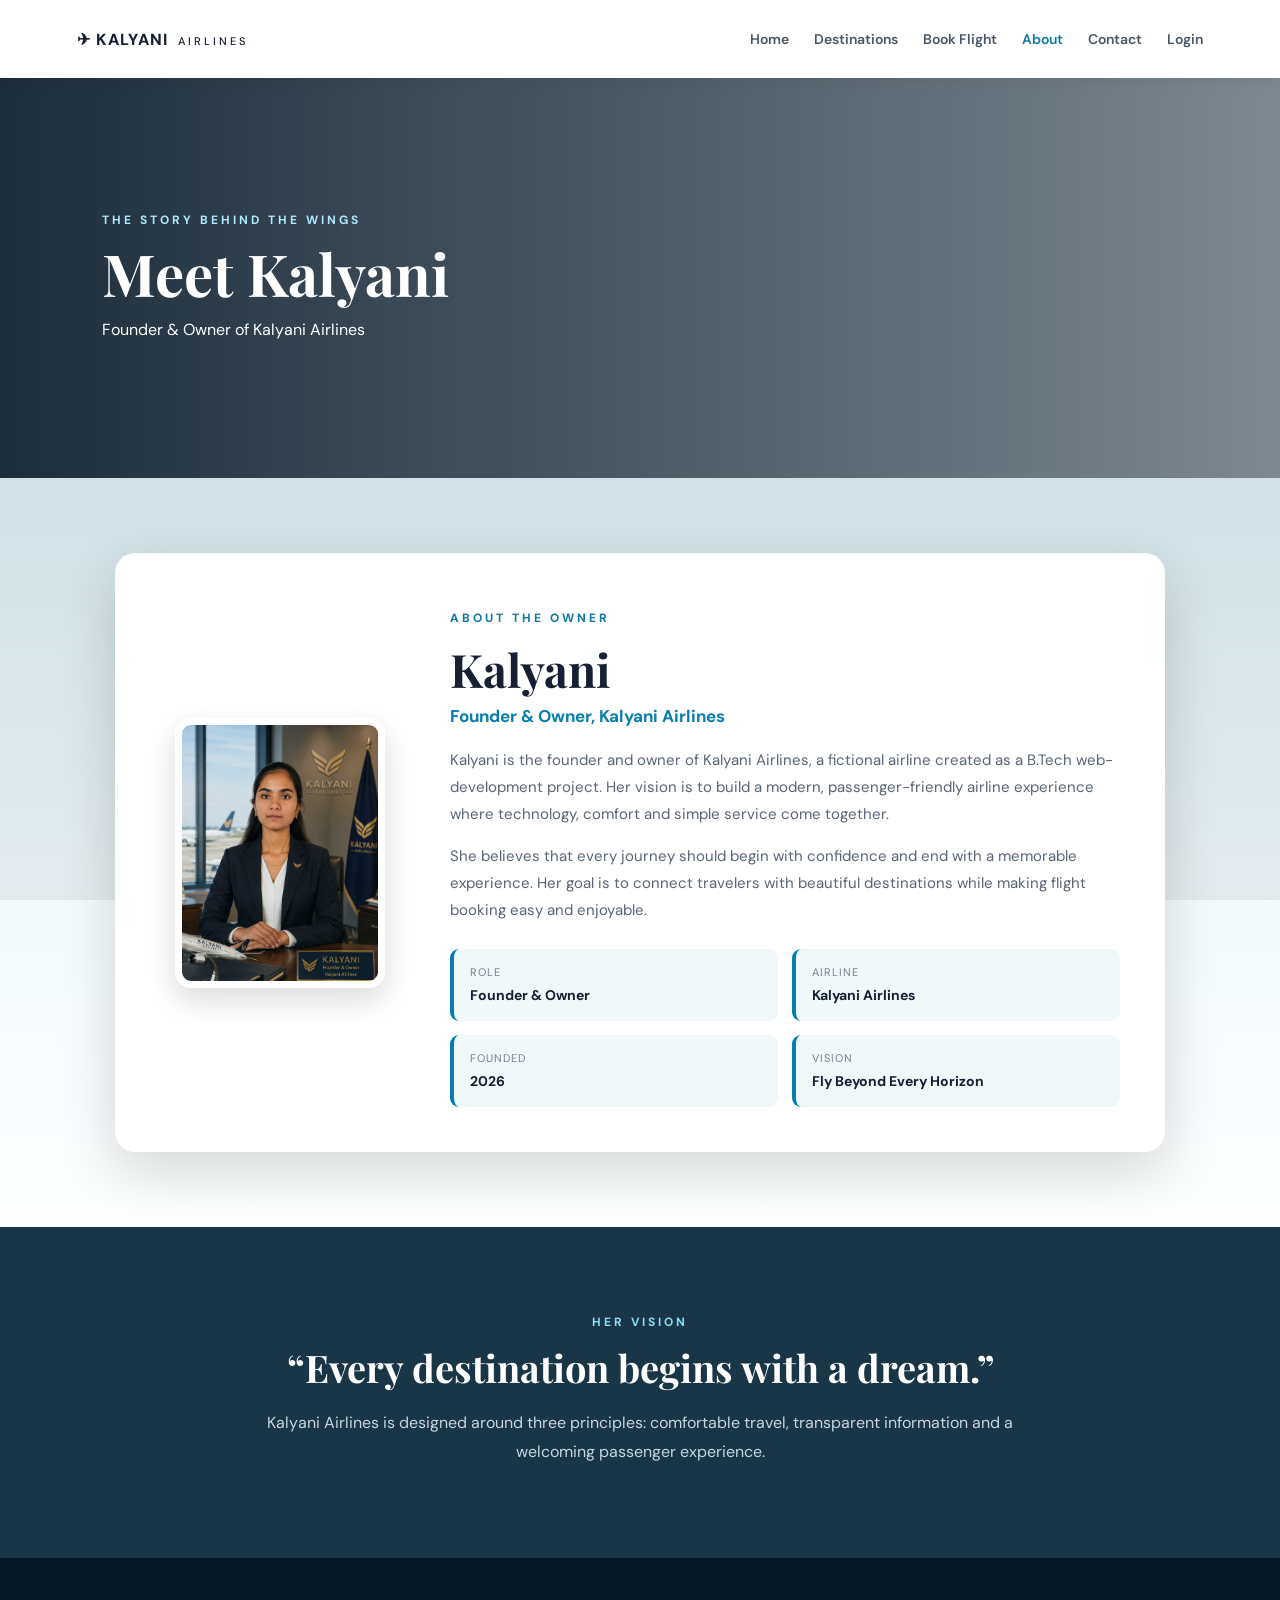
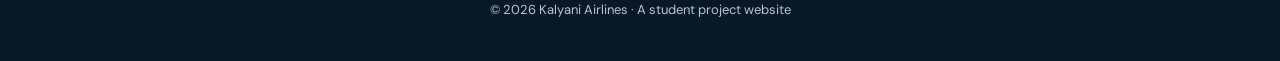
<file: kalyani-airlines/kalyani-airlines/about.html>
<!DOCTYPE html>
<html lang="en">
<head><meta charset="UTF-8"><meta name="viewport" content="width=device-width,initial-scale=1.0">
<title>About | Kalyani Airlines</title><link rel="stylesheet" href="style.css"></head>
<body>
<header><div class="logo">✈ KALYANI <span>AIRLINES</span></div>
<nav><a href="index.html">Home</a><a href="destinations.html">Destinations</a><a href="booking.html">Book Flight</a><a class="active" href="about.html">About</a><a href="contact.html">Contact</a><a href="login.html">Login</a></nav></header>

<section class="about-hero">
<div><p class="eyebrow">THE STORY BEHIND THE WINGS</p><h1>Meet Kalyani</h1><p>Founder & Owner of Kalyani Airlines</p></div>
</section>

<section class="owner-section">
<div class="owner-white-card">
<div class="owner-photo">K</div>
<div class="owner-details">
<p class="eyebrow">ABOUT THE OWNER</p>
<h2>Kalyani</h2>
<h3>Founder & Owner, Kalyani Airlines</h3>
<p>Kalyani is the founder and owner of Kalyani Airlines, a fictional airline created as a B.Tech web-development project. Her vision is to build a modern, passenger-friendly airline experience where technology, comfort and simple service come together.</p>
<p>She believes that every journey should begin with confidence and end with a memorable experience. Her goal is to connect travelers with beautiful destinations while making flight booking easy and enjoyable.</p>
<div class="owner-info-grid">
<div><span>Role</span><b>Founder & Owner</b></div>
<div><span>Airline</span><b>Kalyani Airlines</b></div>
<div><span>Founded</span><b>2026</b></div>
<div><span>Vision</span><b>Fly Beyond Every Horizon</b></div>
</div>
</div>
</div>
</section>

<section class="owner-vision">
<div><p class="eyebrow">HER VISION</p><h2>“Every destination begins with a dream.”</h2><p>Kalyani Airlines is designed around three principles: comfortable travel, transparent information and a welcoming passenger experience.</p></div>
</section>

<footer><p>© 2026 Kalyani Airlines · A student project website</p></footer>
</body></html>
</file>
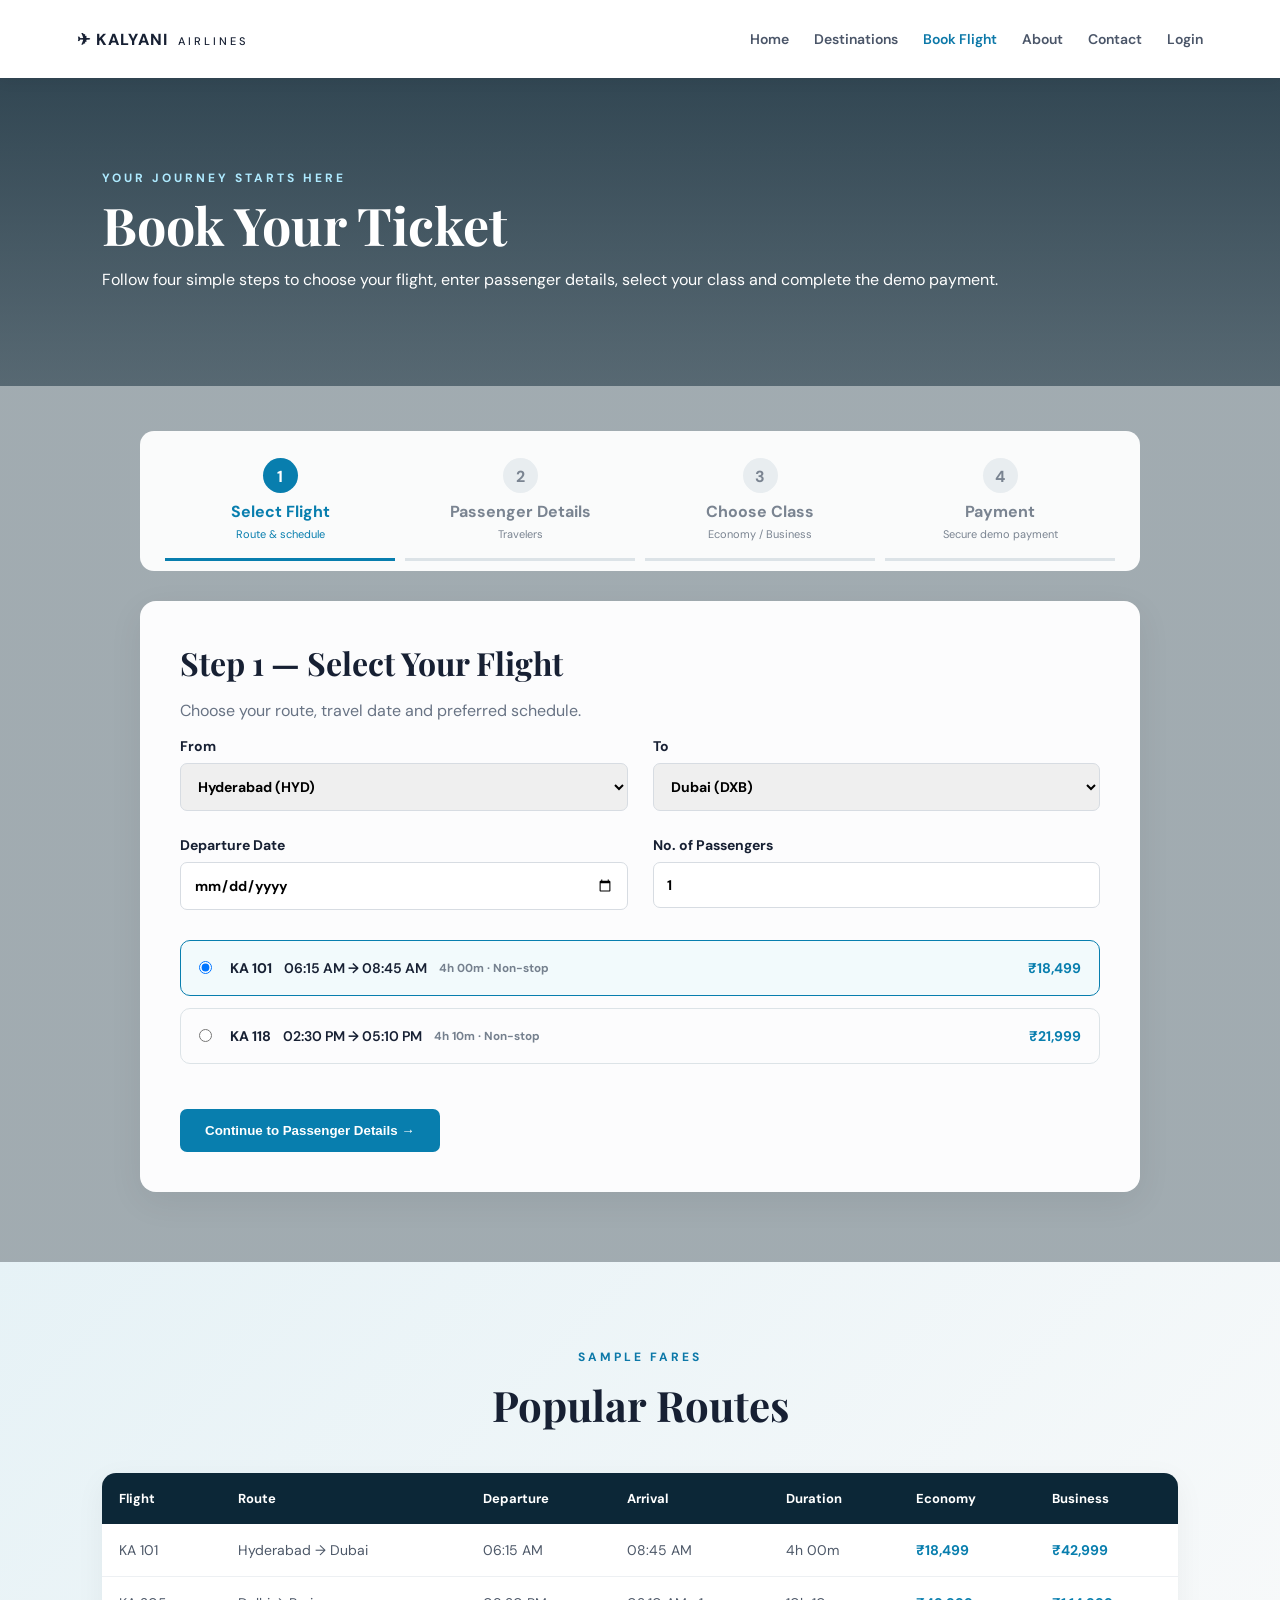
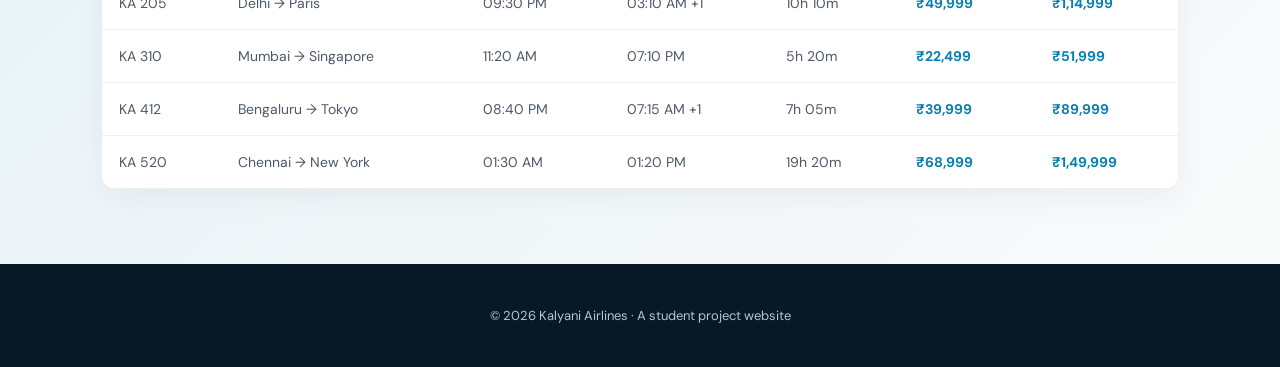
<file: kalyani-airlines/kalyani-airlines/booking.html>
<!DOCTYPE html>
<html lang="en">
<head><meta charset="UTF-8"><meta name="viewport" content="width=device-width,initial-scale=1.0">
<title>Book Ticket | Kalyani Airlines</title><link rel="stylesheet" href="style.css"></head>
<body>
<header><div class="logo">✈ KALYANI <span>AIRLINES</span></div>
<nav><a href="index.html">Home</a><a href="destinations.html">Destinations</a><a class="active" href="booking.html">Book Flight</a><a href="about.html">About</a><a href="contact.html">Contact</a><a href="login.html">Login</a></nav></header>

<section class="page-head"><p class="eyebrow">YOUR JOURNEY STARTS HERE</p><h1>Book Your Ticket</h1><p>Follow four simple steps to choose your flight, enter passenger details, select your class and complete the demo payment.</p></section>

<section class="booking-steps">
<div class="step active"><span>1</span><b>Select Flight</b><small>Route & schedule</small></div>
<div class="step"><span>2</span><b>Passenger Details</b><small>Travelers</small></div>
<div class="step"><span>3</span><b>Choose Class</b><small>Economy / Business</small></div>
<div class="step"><span>4</span><b>Payment</b><small>Secure demo payment</small></div>
</section>

<section class="booking-box">
<div class="booking-panel active-panel" id="step1">
<h2>Step 1 — Select Your Flight</h2>
<p class="muted">Choose your route, travel date and preferred schedule.</p>
<div class="form-grid">
<label>From<select id="from" required><option>Hyderabad (HYD)</option><option>Delhi (DEL)</option><option>Mumbai (BOM)</option><option>Bengaluru (BLR)</option><option>Chennai (MAA)</option></select></label>
<label>To<select id="to" required><option>Dubai (DXB)</option><option>Singapore (SIN)</option><option>Paris (CDG)</option><option>Tokyo (HND)</option><option>New York (JFK)</option></select></label>
<label>Departure Date<input id="date" type="date" required></label>
<label>No. of Passengers<input id="passengers" type="number" min="1" max="9" value="1" required></label>
</div>
<div class="flight-options">
<label class="flight-option"><input type="radio" name="flight" value="18499" checked><div><b>KA 101</b><span>06:15 AM → 08:45 AM</span><small>4h 00m · Non-stop</small></div><strong>₹18,499</strong></label>
<label class="flight-option"><input type="radio" name="flight" value="21999"><div><b>KA 118</b><span>02:30 PM → 05:10 PM</span><small>4h 10m · Non-stop</small></div><strong>₹21,999</strong></label>
</div>
<button class="btn next-btn" data-next="2">Continue to Passenger Details →</button>
</div>

<div class="booking-panel" id="step2">
<h2>Step 2 — Enter Passenger Details</h2>
<p class="muted">Enter the details of the main passenger for this demo booking.</p>
<div class="form-grid">
<label>Full Name<input id="fullName" type="text" placeholder="Enter full name" required></label>
<label>Email Address<input id="email" type="email" placeholder="name@example.com" required></label>
<label>Mobile Number<input id="mobile" type="tel" placeholder="+91 90000 00000" required></label>
<label>Age<input id="age" type="number" min="1" max="120" placeholder="Age" required></label>
</div>
<div class="passenger-note">👥 <b>Passengers:</b> <span id="passengerCount">1</span> · Additional passenger details would normally be collected during a real booking.</div>
<button class="back-btn" data-back="1">← Back</button><button class="btn next-btn" data-next="3">Continue to Class →</button>
</div>

<div class="booking-panel" id="step3">
<h2>Step 3 — Select Travel Class</h2>
<p class="muted">Choose the cabin that suits your journey.</p>
<div class="class-options">
<label class="class-card"><input type="radio" name="class" value="Economy" data-mult="1" checked><h3>Economy Class</h3><p>Comfortable seating, cabin baggage and complimentary onboard service.</p><b>Standard fare</b></label>
<label class="class-card"><input type="radio" name="class" value="Business" data-mult="2.35"><h3>Business Class</h3><p>Extra legroom, priority service and a more relaxed travel experience.</p><b>Premium fare</b></label>
</div>
<div class="fare-summary"><span>Estimated total</span><strong id="classTotal">₹18,499</strong></div>
<button class="back-btn" data-back="2">← Back</button><button class="btn next-btn" data-next="4">Continue to Payment →</button>
</div>

<div class="booking-panel" id="step4">
<h2>Step 4 — Payment</h2>
<p class="muted">This is a front-end demonstration. No real payment will be processed.</p>
<div class="payment-methods">
<label><input type="radio" name="payment" checked> 💳 Card</label>
<label><input type="radio" name="payment"> UPI</label>
<label><input type="radio" name="payment"> Net Banking</label>
</div>
<div class="form-grid">
<label>Cardholder Name<input placeholder="Name on card"></label>
<label>Card Number<input placeholder="XXXX XXXX XXXX XXXX" maxlength="19"></label>
<label>Expiry Date<input placeholder="MM/YY"></label>
<label>CVV<input type="password" placeholder="***" maxlength="3"></label>
</div>
<div class="fare-summary"><span>Total to Pay</span><strong id="paymentTotal">₹18,499</strong></div>
<button class="back-btn" data-back="3">← Back</button><button class="btn" id="payBtn">Pay & Confirm Ticket</button>
<div id="confirmation" class="confirmation"></div>
</div>
</section>

<section class="section">
<div class="section-title"><p class="eyebrow">SAMPLE FARES</p><h2>Popular Routes</h2></div>
<div class="flight-table-wrap"><table class="flight-table"><thead><tr><th>Flight</th><th>Route</th><th>Departure</th><th>Arrival</th><th>Duration</th><th>Economy</th><th>Business</th></tr></thead>
<tbody><tr><td>KA 101</td><td>Hyderabad → Dubai</td><td>06:15 AM</td><td>08:45 AM</td><td>4h 00m</td><td>₹18,499</td><td>₹42,999</td></tr>
<tr><td>KA 205</td><td>Delhi → Paris</td><td>09:30 PM</td><td>03:10 AM +1</td><td>10h 10m</td><td>₹49,999</td><td>₹1,14,999</td></tr>
<tr><td>KA 310</td><td>Mumbai → Singapore</td><td>11:20 AM</td><td>07:10 PM</td><td>5h 20m</td><td>₹22,499</td><td>₹51,999</td></tr>
<tr><td>KA 412</td><td>Bengaluru → Tokyo</td><td>08:40 PM</td><td>07:15 AM +1</td><td>7h 05m</td><td>₹39,999</td><td>₹89,999</td></tr>
<tr><td>KA 520</td><td>Chennai → New York</td><td>01:30 AM</td><td>01:20 PM</td><td>19h 20m</td><td>₹68,999</td><td>₹1,49,999</td></tr></tbody></table></div>
</section>
<footer><p>© 2026 Kalyani Airlines · A student project website</p></footer>
<script src="script.js"></script></body></html>
</file>
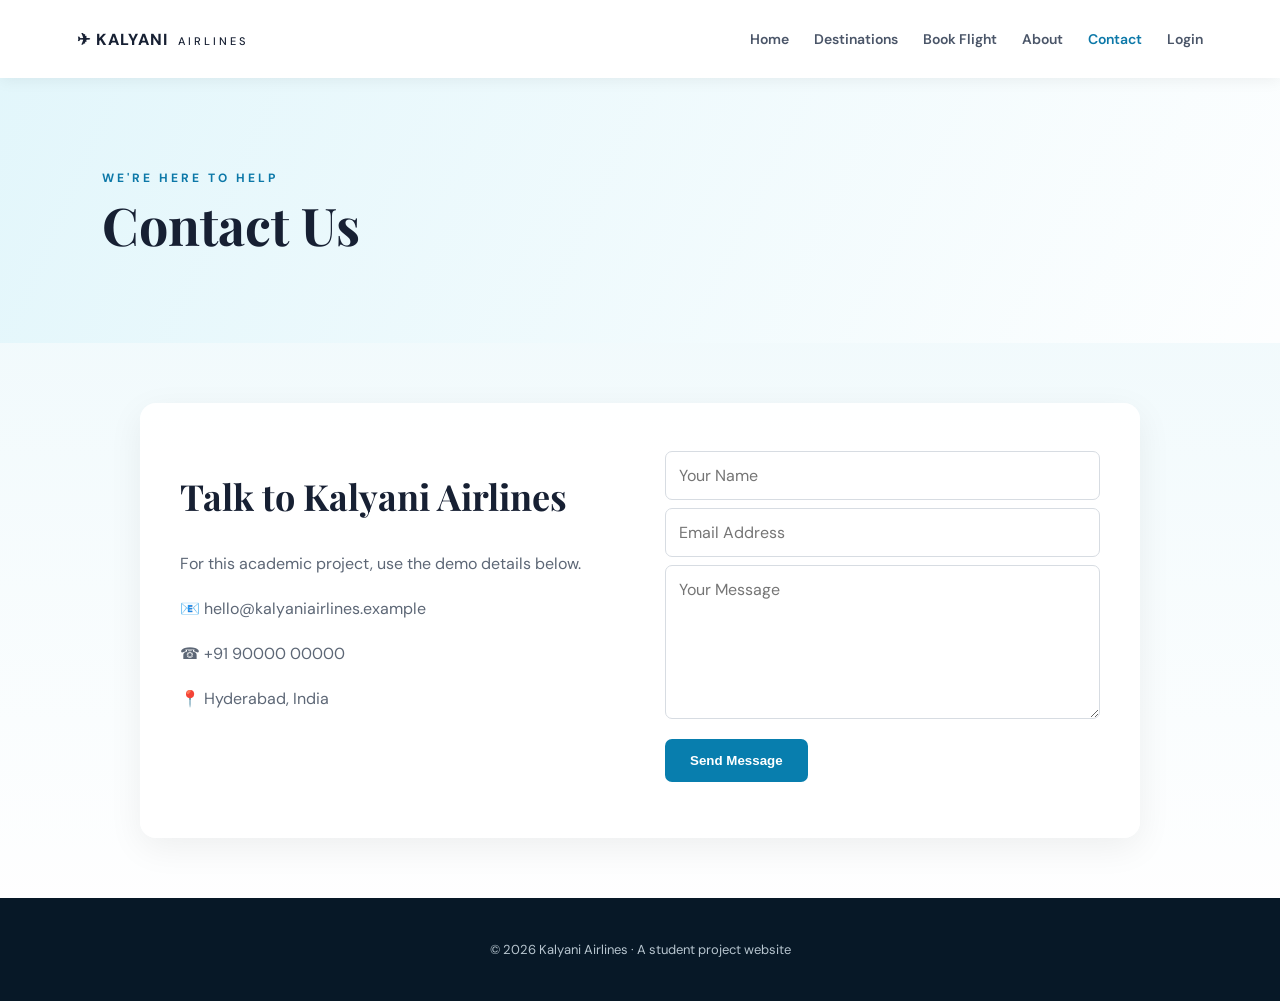
<file: kalyani-airlines/kalyani-airlines/contact.html>
<!DOCTYPE html>
<html lang="en">
<head><meta charset="UTF-8"><meta name="viewport" content="width=device-width,initial-scale=1.0"><title>Contact | Kalyani Airlines</title><link rel="stylesheet" href="style.css"></head>
<body>
<header><div class="logo">✈ KALYANI <span>AIRLINES</span></div><nav><a href="index.html">Home</a><a href="destinations.html">Destinations</a><a href="booking.html">Book Flight</a><a href="about.html">About</a><a class="active" href="contact.html">Contact</a><a href="login.html">Login</a></nav></header>
<section class="page-head"><p class="eyebrow">WE'RE HERE TO HELP</p><h1>Contact Us</h1></section>
<section class="contact-grid"><div class="contact-info"><h2>Talk to Kalyani Airlines</h2><p>For this academic project, use the demo details below.</p><p>📧 hello@kalyaniairlines.example</p><p>☎ +91 90000 00000</p><p>📍 Hyderabad, India</p></div><form id="contactForm"><input placeholder="Your Name" required><input type="email" placeholder="Email Address" required><textarea placeholder="Your Message" rows="6" required></textarea><button class="btn" type="submit">Send Message</button><p id="contactResult"></p></form></section>
<footer><p>© 2026 Kalyani Airlines · A student project website</p></footer><script src="script.js"></script></body></html>
</file>
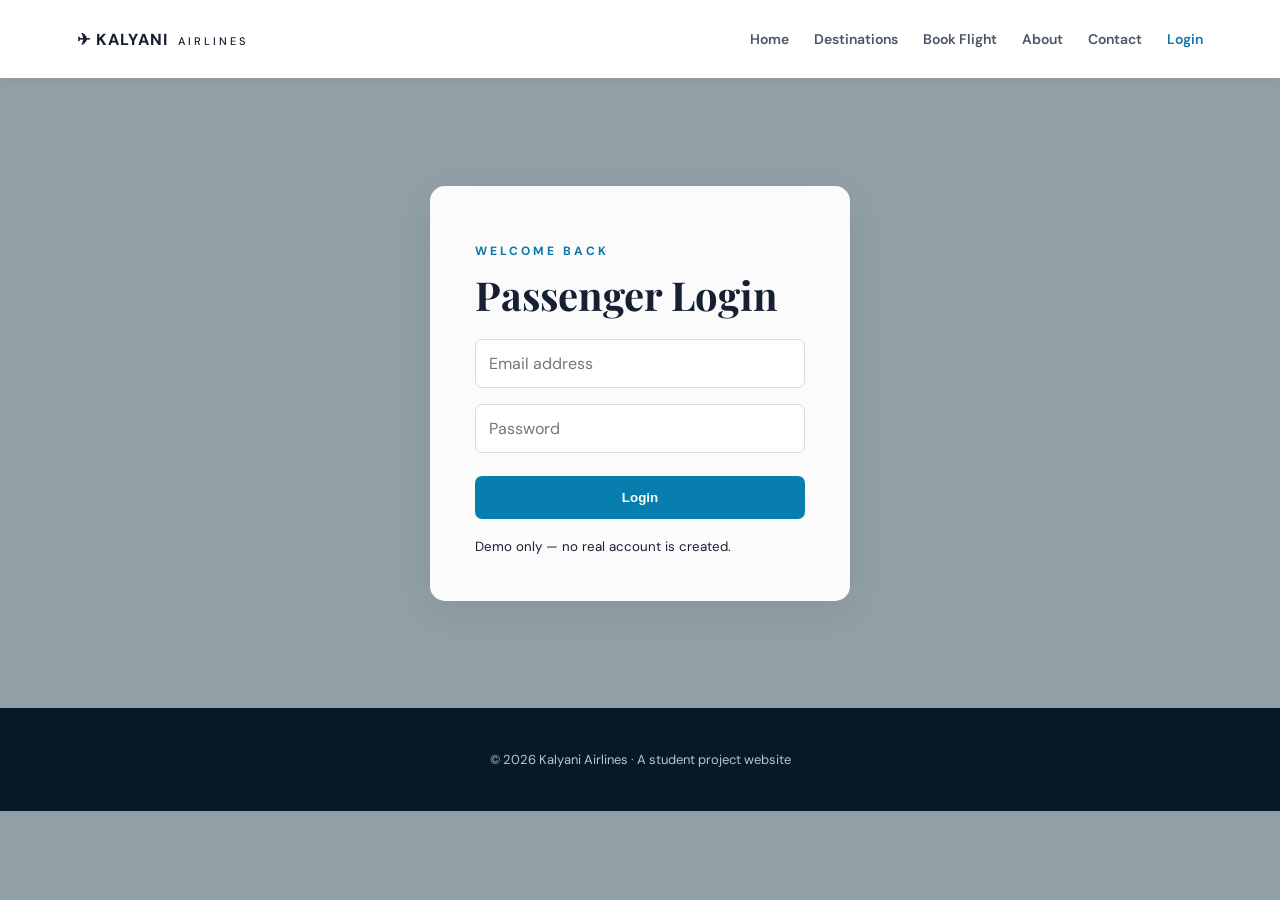
<file: kalyani-airlines/kalyani-airlines/login.html>
<!DOCTYPE html>
<html lang="en">
<head><meta charset="UTF-8"><meta name="viewport" content="width=device-width,initial-scale=1.0"><title>Login | Kalyani Airlines</title><link rel="stylesheet" href="style.css"></head>
<body>
<header><div class="logo">✈ KALYANI <span>AIRLINES</span></div><nav><a href="index.html">Home</a><a href="destinations.html">Destinations</a><a href="booking.html">Book Flight</a><a href="about.html">About</a><a href="contact.html">Contact</a><a class="active" href="login.html">Login</a></nav></header>
<section class="login-wrap"><form id="loginForm" class="login-card"><p class="eyebrow">WELCOME BACK</p><h1>Passenger Login</h1><input type="email" placeholder="Email address" required><input type="password" placeholder="Password" required><button class="btn" type="submit">Login</button><p id="loginResult"></p><small>Demo only — no real account is created.</small></form></section>
<footer><p>© 2026 Kalyani Airlines · A student project website</p></footer><script src="script.js"></script></body></html>
</file>
<file: kalyani-airlines/kalyani-airlines/style.css>
@import url('https://fonts.googleapis.com/css2?family=DM+Sans:wght@400;500;600;700&family=Playfair+Display:wght@600;700&display=swap');
*{box-sizing:border-box}body{margin:0;font-family:"DM Sans",sans-serif;color:#172033;background:#f7f8fb}header{height:78px;background:#fff;display:flex;align-items:center;justify-content:space-between;padding:0 6%;position:sticky;top:0;z-index:10;box-shadow:0 2px 15px #00000010}.logo{font-weight:800;letter-spacing:1px;color:#172033}.logo span{font-weight:500;font-size:11px;letter-spacing:3px;margin-left:5px}nav{display:flex;gap:25px}nav a{color:#4a5568;text-decoration:none;font-size:14px;font-weight:600}nav a:hover,nav a.active{color:#0c78a8}.hero{min-height:620px;background:linear-gradient(90deg,#071827d9 0%,#07182799 45%,#07182720 100%),url("https://images.unsplash.com/photo-1436491865332-7a61a109cc05?auto=format&fit=crop&w=1800&q=85") center/cover;display:flex;align-items:center;padding:70px 9%;color:white}.hero-content{max-width:600px}.eyebrow{font-size:12px;letter-spacing:3px;font-weight:700;color:#0c78a8}.hero .eyebrow{color:#aeeaff}.hero h1,.page-head h1,.about-hero h1,.login-card h1{font-family:"Playfair Display",serif;font-size:62px;line-height:1.05;margin:15px 0}.hero h1 span{color:#8bdcf8}.hero p{font-size:18px;line-height:1.7}.btn{display:inline-block;border:0;background:#087eae;color:white;padding:14px 25px;border-radius:7px;font-weight:700;text-decoration:none;cursor:pointer;margin-top:15px}.quote{background:#0c2737;color:white;padding:45px 10%;text-align:center}.quote p{font-family:"Playfair Display",serif;font-size:25px}.quote strong{color:#8bdcf8}.section{padding:75px 8%}.section-title{text-align:center;max-width:650px;margin:auto}.section-title h2{font-family:"Playfair Display",serif;font-size:42px;margin:10px}.cards{display:grid;grid-template-columns:repeat(4,1fr);gap:22px;margin-top:40px}.destination-grid{grid-template-columns:repeat(3,1fr)}.card{background:white;border-radius:14px;overflow:hidden;box-shadow:0 8px 30px #0000000d}.card img{width:100%;height:220px;object-fit:cover;display:block}.card div{padding:18px}.card h3{margin:0 0 5px;font-size:20px}.card p{margin:0;color:#6b7280}.features{display:grid;grid-template-columns:repeat(3,1fr);gap:25px;padding:60px 8%;background:#eef7fa}.features div{background:white;padding:30px;border-radius:12px}.features b{font-size:25px;color:#087eae}.features h3{margin-bottom:8px}.page-head{padding:80px 8%;background:linear-gradient(110deg,#e9f7fb,#fff)}.page-head h1{font-size:52px;margin:10px 0}.about-hero{min-height:400px;background:linear-gradient(90deg,#071827dd,#07182744),url("https://images.unsplash.com/photo-1516321318423-f06f85e504b3?auto=format&fit=crop&w=1600&q=80") center/cover;color:white;display:flex;align-items:center;padding:8%}.about-hero .eyebrow{color:#aeeaff}.about-hero h1{font-size:58px}.about-wrap{padding:80px 9%;display:grid;grid-template-columns:320px 1fr;gap:70px;max-width:1200px;margin:auto}.owner-card{background:white;padding:35px;text-align:center;border-radius:16px;box-shadow:0 10px 35px #00000010}.owner-photo{width:130px;height:130px;border-radius:50%;background:#0c2737;color:white;font-family:"Playfair Display";font-size:70px;display:flex;align-items:center;justify-content:center;margin:auto}.role{color:#087eae;font-weight:700}.about-text h2{font-family:"Playfair Display";font-size:42px;margin-top:10px}.about-text p{line-height:1.8;color:#596273}.stats{display:flex;gap:50px;margin-top:35px}.stats div{display:flex;flex-direction:column}.stats b{font-size:28px;color:#087eae}.stats span{font-size:12px;color:#777}.form-section,.contact-grid{max-width:1000px;margin:60px auto;padding:40px;background:white;border-radius:16px;box-shadow:0 10px 35px #00000010}.form-grid{display:grid;grid-template-columns:1fr 1fr;gap:25px}label{font-weight:700;font-size:14px}input,select,textarea{width:100%;margin-top:8px;border:1px solid #d7dce2;border-radius:7px;padding:13px;font:inherit}.result{margin-top:25px;padding:20px;border-radius:8px;background:#eef7fa;display:none}.contact-grid{display:grid;grid-template-columns:1fr 1fr;gap:50px}.contact-info p{color:#5d6776;line-height:1.8}.contact-info h2{font-family:"Playfair Display";font-size:36px}.login-wrap{min-height:70vh;display:flex;align-items:center;justify-content:center;padding:60px}.login-card{background:white;padding:45px;width:420px;border-radius:15px;box-shadow:0 10px 40px #00000012}.login-card h1{font-size:40px}.login-card input{margin:8px 0}.login-card .btn{width:100%}footer{text-align:center;padding:30px;background:#071827;color:#b7c5cf;font-size:13px}@media(max-width:850px){header{height:auto;padding:20px;display:block}.logo{margin-bottom:18px}nav{gap:12px;flex-wrap:wrap}.hero h1{font-size:45px}.cards,.destination-grid,.features,.about-wrap,.contact-grid{grid-template-columns:1fr}.form-grid{grid-template-columns:1fr}.about-wrap{padding:50px 7%}.stats{gap:20px}.page-head h1{font-size:42px}}

.flight-table-wrap{overflow-x:auto;margin-top:40px;background:white;border-radius:14px;box-shadow:0 8px 30px #0000000d}
.flight-table{width:100%;border-collapse:collapse;min-width:850px}
.flight-table th{background:#0c2737;color:white;text-align:left;padding:17px;font-size:13px}
.flight-table td{padding:17px;border-bottom:1px solid #edf0f3;color:#4d5868;font-size:14px}
.flight-table tr:hover{background:#f4fafc}
.flight-table td:nth-child(6),.flight-table td:nth-child(7){font-weight:700;color:#087eae}
.desc{font-size:13px!important;line-height:1.6;margin:10px 0!important}
.card strong{display:block;margin-top:12px;color:#087eae;font-size:13px}

.flight-result{display:grid;grid-template-columns:1fr auto auto;gap:20px;align-items:center;padding:18px 0;border-top:1px solid #dfe5e9}.flight-result div{display:flex;gap:18px;flex-wrap:wrap}.flight-result div b{color:#172033}.flight-result span{color:#687384;font-size:13px}.flight-result .btn{margin:0}@media(max-width:700px){.flight-result{grid-template-columns:1fr}.flight-result .btn{width:max-content}}

.journey-grid{display:grid;grid-template-columns:repeat(3,1fr);gap:24px;margin-top:40px}.journey{background:#fff;border-radius:15px;overflow:hidden;box-shadow:0 8px 30px #0000000d}.journey img{width:100%;height:210px;object-fit:cover}.journey div{padding:23px}.journey span{font-size:11px;letter-spacing:2px;font-weight:700;color:#087eae}.journey h3{font-family:"Playfair Display";font-size:25px;margin:8px 0}.journey p{color:#5d6776;line-height:1.7;font-size:14px}.journey b{color:#087eae;font-size:14px}.booking-steps{display:grid;grid-template-columns:repeat(4,1fr);max-width:1000px;margin:45px auto 0;padding:0 25px;gap:10px}.step{padding:17px;text-align:center;border-bottom:3px solid #dce3e7;color:#7a8491}.step span{display:block;width:35px;height:35px;border-radius:50%;margin:0 auto 8px;background:#e8edf0;padding-top:8px;font-weight:700}.step.active{color:#087eae;border-bottom-color:#087eae}.step.active span{background:#087eae;color:#fff}.step small{display:block;font-size:11px;margin-top:5px}.booking-box{max-width:1000px;margin:30px auto 70px;background:#fff;border-radius:16px;box-shadow:0 10px 35px #00000010;padding:40px}.booking-panel{display:none}.booking-panel.active-panel{display:block}.booking-panel h2{font-family:"Playfair Display";font-size:32px;margin:0 0 8px}.muted{color:#687384}.flight-options{margin:30px 0}.flight-option{display:grid;grid-template-columns:auto 1fr auto;gap:18px;align-items:center;padding:18px;border:1px solid #dce3e7;border-radius:10px;margin:12px 0;cursor:pointer}.flight-option:has(input:checked){border-color:#087eae;background:#f2fafc}.flight-option input{width:auto;margin:0}.flight-option div{display:flex;gap:12px;flex-wrap:wrap;align-items:center}.flight-option div span{font-weight:600}.flight-option small{color:#75808e}.flight-option strong{color:#087eae}.passenger-note{background:#eef7fa;padding:15px;border-radius:8px;margin:25px 0;color:#4c5a66}.class-options{display:grid;grid-template-columns:1fr 1fr;gap:20px;margin:30px 0}.class-card{border:1px solid #dce3e7;padding:25px;border-radius:12px;cursor:pointer}.class-card:has(input:checked){border-color:#087eae;background:#f2fafc}.class-card input{width:auto;margin:0 0 12px}.class-card h3{margin:5px 0}.class-card p{color:#687384;line-height:1.6}.class-card b{color:#087eae}.fare-summary{display:flex;justify-content:space-between;align-items:center;background:#f4f6f8;padding:20px;border-radius:9px;margin:25px 0;font-size:18px}.fare-summary strong{font-size:24px;color:#087eae}.back-btn{border:0;background:transparent;color:#596573;font-weight:700;padding:14px;margin-right:15px;cursor:pointer}.payment-methods{display:flex;gap:20px;flex-wrap:wrap;margin:25px 0}.payment-methods label{padding:13px 18px;border:1px solid #dce3e7;border-radius:8px}.payment-methods input{width:auto;margin:0}.confirmation{margin-top:20px;padding:18px;border-radius:9px;background:#eaf8ef;color:#176334;line-height:1.7}.confirmation span{font-size:13px}@media(max-width:800px){.journey-grid,.class-options,.booking-steps{grid-template-columns:1fr}.booking-box{margin:25px 15px;padding:25px}.step{border-bottom:0;border-left:3px solid #dce3e7}.step.active{border-left-color:#087eae}.flight-option{grid-template-columns:auto 1fr}.flight-option strong{grid-column:2}.journey-grid{margin-top:25px}}

body{
  background:
    linear-gradient(135deg,rgba(246,250,252,.94),rgba(232,244,249,.90)),
    url("https://images.unsplash.com/photo-1494412574643-ff11b0a5c1c3?auto=format&fit=crop&w=1800&q=80") center/cover fixed;
}
.section,.form-section,.contact-grid,.booking-box,.login-card{
  background:rgba(255,255,255,.96);
}
.section:nth-of-type(even){
  background:linear-gradient(135deg,rgba(236,248,252,.92),rgba(255,255,255,.94));
}
.features{
  background:
    linear-gradient(135deg,rgba(7,39,55,.91),rgba(8,126,174,.82)),
    url("https://images.unsplash.com/photo-1436491865332-7a61a109cc05?auto=format&fit=crop&w=1800&q=80") center/cover;
  color:white;
}
.features div{background:rgba(255,255,255,.96);color:#172033}
.destination-highlights{
  background:
    linear-gradient(135deg,rgba(236,248,252,.93),rgba(255,255,255,.94)),
    url("https://images.unsplash.com/photo-1500534623283-312aade485b7?auto=format&fit=crop&w=1800&q=80") center/cover;
}
.page-head{
  background:
    linear-gradient(110deg,rgba(226,246,251,.95),rgba(255,255,255,.86)),
    url("https://images.unsplash.com/photo-1469474968028-56623f02e42e?auto=format&fit=crop&w=1800&q=80") center/cover;
}
.booking-steps{
  background:rgba(255,255,255,.88);
  border-radius:14px;
  padding-top:10px;
  padding-bottom:10px;
}

/* Different background image for every page */
body{
  background-color:#f5f9fb;
  background-size:cover;
  background-position:center;
  background-attachment:fixed;
}
body:has(.hero){
  background-image:linear-gradient(rgba(5,28,42,.25),rgba(5,28,42,.25)),
  url("https://images.unsplash.com/photo-1436491865332-7a61a109cc05?auto=format&fit=crop&w=1800&q=85");
}
body:has(.page-head){
  background-image:linear-gradient(rgba(238,249,252,.84),rgba(255,255,255,.90)),
  url("https://images.unsplash.com/photo-1500534623283-312aade485b7?auto=format&fit=crop&w=1800&q=85");
}
body:has(.about-hero){
  background-image:linear-gradient(rgba(7,27,39,.32),rgba(7,27,39,.32)),
  url("https://images.unsplash.com/photo-1529156069898-49953e39b3ac?auto=format&fit=crop&w=1800&q=85");
}
body:has(.booking-steps){
  background-image:linear-gradient(rgba(226,245,250,.78),rgba(255,255,255,.88)),
  url("https://images.unsplash.com/photo-1512411456921-8b6a0d1e1c82?auto=format&fit=crop&w=1800&q=85");
}
body:has(.contact-grid){
  background-image:linear-gradient(rgba(231,247,251,.80),rgba(255,255,255,.90)),
  url("https://images.unsplash.com/photo-1497366754035-f200968a6e72?auto=format&fit=crop&w=1800&q=85");
}
body:has(.login-wrap){
  background-image:linear-gradient(rgba(7,35,50,.42),rgba(7,35,50,.42)),
  url("https://images.unsplash.com/photo-1542296332-2e4473faf563?auto=format&fit=crop&w=1800&q=85");
}
body:has(.login-wrap) .login-wrap{background:transparent}
body:has(.login-wrap) .login-card{background:rgba(255,255,255,.96)}

/* Enhanced booking page background */
body:has(.booking-steps){
  background:
    linear-gradient(rgba(8,35,49,.38),rgba(8,35,49,.38)),
    url("https://images.unsplash.com/photo-1436491865332-7a61a109cc05?auto=format&fit=crop&w=1900&q=90") center/cover fixed;
}
body:has(.booking-steps) .page-head{
  background:linear-gradient(rgba(7,32,47,.72),rgba(7,32,47,.48)),
    url("https://images.unsplash.com/photo-1542296332-2e4473faf563?auto=format&fit=crop&w=1800&q=85") center/cover;
  color:white;
}
body:has(.booking-steps) .page-head .eyebrow{color:#aeeaff}
body:has(.booking-steps) .booking-steps{background:rgba(255,255,255,.95)}
body:has(.booking-steps) .booking-box{background:rgba(255,255,255,.97)}

/* Owner white details card */
.owner-section{
  padding:75px 8%;
  background:linear-gradient(rgba(225,244,249,.72),rgba(255,255,255,.84));
}
.owner-white-card{
  max-width:1050px;
  margin:auto;
  background:#fff;
  border-radius:20px;
  padding:45px;
  display:grid;
  grid-template-columns:240px 1fr;
  gap:50px;
  align-items:center;
  box-shadow:0 18px 55px rgba(0,0,0,.16);
}
.owner-photo{
  width:190px;
  height:190px;
  border-radius:50%;
  background:linear-gradient(135deg,#0c2737,#087eae);
  color:#fff;
  font-family:"Playfair Display",serif;
  font-size:100px;
  display:flex;
  align-items:center;
  justify-content:center;
  margin:auto;
  border:8px solid #e8f5f8;
}
.owner-details h2{
  font-family:"Playfair Display",serif;
  font-size:46px;
  margin:5px 0;
  color:#172033;
}
.owner-details h3{
  margin:0 0 20px;
  color:#087eae;
  font-size:17px;
}
.owner-details>p:not(.eyebrow){
  color:#596575;
  line-height:1.8;
  font-size:15px;
}
.owner-info-grid{
  display:grid;
  grid-template-columns:repeat(2,1fr);
  gap:14px;
  margin-top:25px;
}
.owner-info-grid div{
  padding:16px;
  border-radius:9px;
  background:#f1f8fa;
  border-left:4px solid #087eae;
}
.owner-info-grid span{
  display:block;
  font-size:11px;
  color:#75808d;
  text-transform:uppercase;
  letter-spacing:1px;
  margin-bottom:5px;
}
.owner-info-grid b{color:#172033;font-size:14px}
.owner-vision{
  padding:75px 8%;
  text-align:center;
  background:rgba(7,39,55,.92);
  color:#fff;
}
.owner-vision>div{max-width:760px;margin:auto}
.owner-vision .eyebrow{color:#8bdcf8}
.owner-vision h2{
  font-family:"Playfair Display",serif;
  font-size:38px;
  margin:12px 0;
}
.owner-vision p:last-child{color:#c8d6dd;line-height:1.8}
@media(max-width:800px){
  .owner-white-card{grid-template-columns:1fr;padding:30px}
  .owner-info-grid{grid-template-columns:1fr}
  .owner-photo{width:150px;height:150px;font-size:75px}
  .owner-details{text-align:center}
}

/* About owner photo box: vertical portrait shape */
.owner-photo{
  width:210px;
  height:270px;
  border-radius:16px;
  background:
    linear-gradient(135deg,rgba(7,39,55,.20),rgba(8,126,174,.25)),
    url("https://images.unsplash.com/photo-1494790108377-be9c29b29330?auto=format&fit=crop&w=700&q=85") center/cover;
  color:transparent;
  font-size:0;
  border:7px solid #fff;
  box-shadow:0 12px 30px rgba(0,0,0,.14);
}
@media(max-width:800px){
  .owner-photo{
    width:200px;
    height:260px;
  }
}

.destination-book{
  display:block;
  margin:0 18px 18px;
  padding:12px 15px;
  border-radius:7px;
  text-align:center;
  text-decoration:none;
  background:#087eae;
  color:#fff;
  font-size:13px;
  font-weight:700;
  transition:.2s;
}
.destination-book:hover{
  background:#075f83;
  transform:translateY(-1px);
}

.destination-section{
  background:
    linear-gradient(135deg,rgba(239,249,252,.93),rgba(255,247,238,.94)),
    url("https://images.unsplash.com/photo-1500534623283-312aade485b7?auto=format&fit=crop&w=1800&q=85") center/cover;
}
.destination-card{
  position:relative;
  transition:transform .25s,box-shadow .25s;
}
.destination-card:hover{
  transform:translateY(-7px);
  box-shadow:0 18px 40px rgba(8,126,174,.18);
}
.destination-card img{height:235px}
.destination-tag{
  display:inline-block;
  font-size:10px;
  letter-spacing:2px;
  font-weight:800;
  color:#087eae;
  background:#e5f7fb;
  padding:6px 9px;
  border-radius:20px;
}
.destination-card h3{font-family:"Playfair Display",serif;font-size:28px;margin:10px 0}
.colorful-book{
  background:linear-gradient(90deg,#087eae,#7a4fb5,#e76f51);
  box-shadow:0 6px 16px rgba(122,79,181,.22);
}
.colorful-book:hover{
  background:linear-gradient(90deg,#075f83,#5d3794,#d95438);
  color:#fff;
  transform:translateY(-2px);
}

/* FINAL PROFESSIONAL AIRLINE HOME BACKGROUND */
body:has(.hero){
  background:
    linear-gradient(115deg,rgba(6,24,40,.72),rgba(6,24,40,.20) 58%,rgba(5,24,39,.40)),
    url("https://images.unsplash.com/photo-1542296332-2e4473faf563?auto=format&fit=crop&w=2000&q=90") center/cover fixed;
}
body:has(.hero) .hero{
  background:
    linear-gradient(100deg,rgba(5,25,42,.78),rgba(5,25,42,.18)),
    url("https://images.unsplash.com/photo-1436491865332-7a61a109cc05?auto=format&fit=crop&w=2000&q=90") center/cover;
  min-height:650px;
}
body:has(.hero) .hero h1,
body:has(.hero) .hero p{color:#fff}
body:has(.hero) .hero .btn{box-shadow:0 8px 25px rgba(0,0,0,.22)}
/* Supplied owner portrait */
.owner-photo{
  background:
    linear-gradient(135deg,rgba(7,39,55,.05),rgba(8,126,174,.08)),
    url("assets/kalyani-owner.jpg") center top/cover no-repeat !important;
}

.home-founder-card{
  max-width:1100px;
  margin:65px auto;
  padding:28px;
  background:rgba(255,255,255,.97);
  border-radius:20px;
  box-shadow:0 18px 55px rgba(0,0,0,.14);
  display:grid;
  grid-template-columns:300px 1fr;
  gap:38px;
  align-items:center;
}
.home-founder-photo img{
  width:100%;
  height:330px;
  object-fit:cover;
  object-position:center top;
  border-radius:14px;
}
.home-founder-card h2{
  font-family:"Playfair Display",serif;
  font-size:44px;
  margin:5px 0;
  color:#172033;
}
.home-founder-card h3{color:#087eae;margin:0 0 16px}
.home-founder-card p:not(.eyebrow){color:#596575;line-height:1.8}
@media(max-width:800px){
  .home-founder-card{grid-template-columns:1fr;margin:35px 15px;padding:22px}
}

/* Professional Founder Showcase */
.owner-showcase{max-width:1120px;margin:65px auto;padding:55px 65px;border-radius:28px;display:grid;grid-template-columns:1fr 390px;gap:55px;align-items:center;position:relative;overflow:hidden;background:linear-gradient(125deg,#071827 0%,#0b2940 58%,#0b4e68 100%);color:#fff;box-shadow:0 22px 55px #07182725}
.owner-showcase:before{content:"";position:absolute;width:430px;height:430px;border-radius:50%;right:-170px;top:-170px;border:1px solid #d9a44155;box-shadow:0 0 0 35px #d9a44110,0 0 0 70px #d9a44108}
.owner-showcase-copy{position:relative;z-index:1}.owner-showcase-copy .eyebrow{color:#e6b54e}.owner-showcase-copy h2{font-family:"Playfair Display",serif;font-size:43px;line-height:1.12;margin:10px 0 18px}.owner-role{font-size:20px;font-weight:700;color:#f0c15a;margin:0 0 10px}.owner-short{max-width:510px;line-height:1.8;color:#d9e5ec;font-size:16px}
.owner-portrait-frame{position:relative;z-index:1;height:420px;border-radius:22px;padding:10px;background:linear-gradient(145deg,#d9a441,#f4d47f,#0d3550);box-shadow:0 18px 40px #00000055}.owner-portrait-frame img{width:100%;height:100%;object-fit:cover;object-position:center 20%;border-radius:16px;display:block;filter:saturate(.92) contrast(1.03)}.portrait-glow{position:absolute;inset:0;border-radius:22px;box-shadow:inset 0 0 70px #ffffff15;pointer-events:none}.owner-badge{position:absolute;bottom:24px;left:25px;right:25px;padding:12px 16px;border-radius:12px;background:#071827df;border:1px solid #e6b54e88;color:#f5cf70;font-weight:800;letter-spacing:1px;font-size:12px;text-align:center;backdrop-filter:blur(8px)}.owner-badge span{color:#fff;font-weight:500;letter-spacing:.5px}
@media(max-width:850px){.owner-showcase{margin:45px 7%;padding:35px 25px;grid-template-columns:1fr;gap:30px}.owner-showcase-copy h2{font-size:34px}.owner-portrait-frame{height:380px}}
</file>
